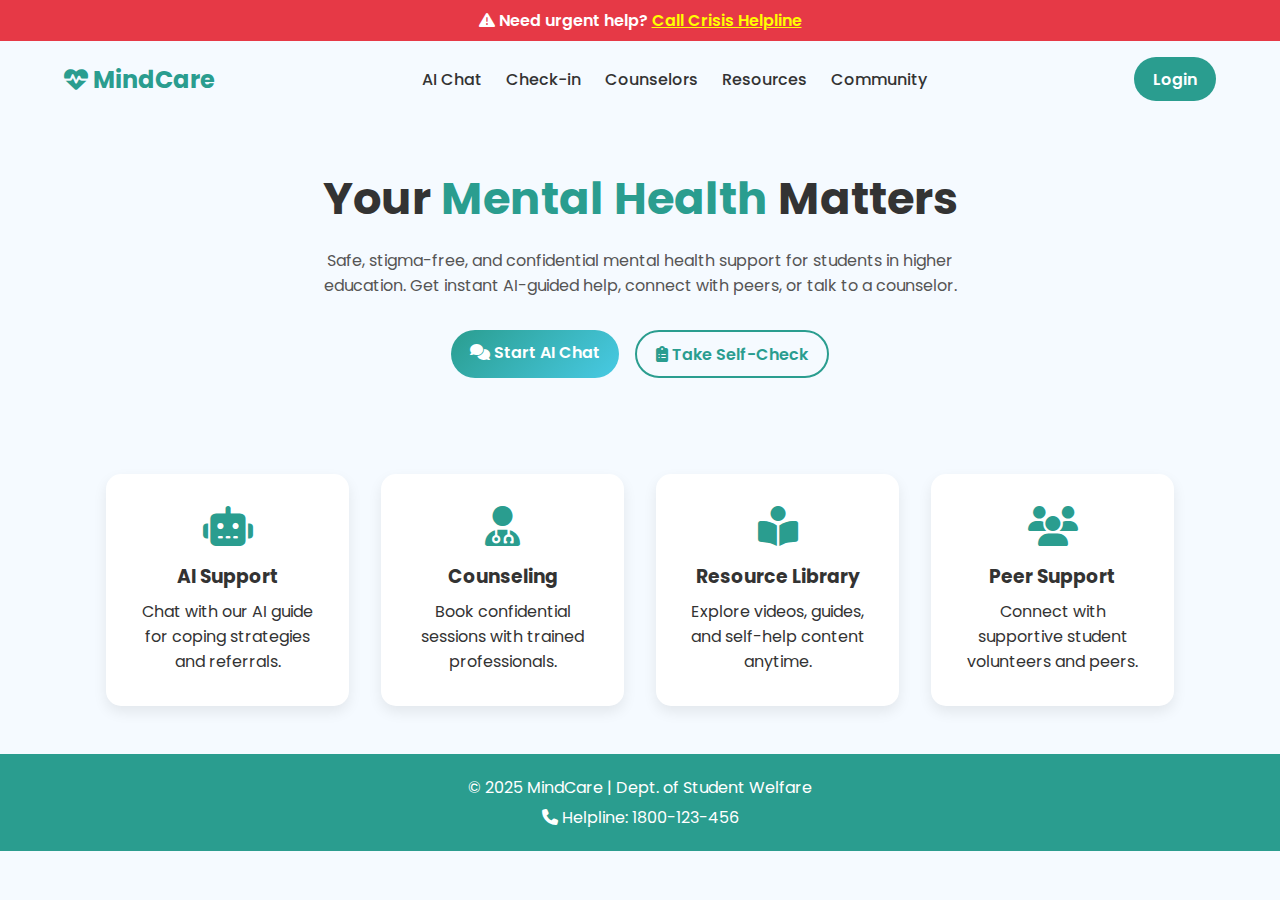
<file: template/index.html>
<!DOCTYPE html>
<html lang="en">
<head>
  <meta charset="UTF-8">
  <meta name="viewport" content="width=device-width, initial-scale=1.0">
  <title>MindCare - Student Mental Health</title>
  <link rel="stylesheet" href="../static/style.css">
  <!-- Google Fonts -->
  <link href="https://fonts.googleapis.com/css2?family=Poppins:wght@400;600;700&display=swap" rel="stylesheet">
  <!-- Font Awesome Icons -->
  <link rel="stylesheet" href="https://cdnjs.cloudflare.com/ajax/libs/font-awesome/6.4.0/css/all.min.css">
</head>
<body>

  <!-- Crisis Bar -->
  <div class="crisis-bar">
    <p><i class="fa-solid fa-triangle-exclamation"></i> Need urgent help? 
      <a href="#">Call Crisis Helpline</a>
    </p>
  </div>

  <!-- Navbar -->
  <header>
    <nav class="navbar container">
      <div class="logo"><i class="fa-solid fa-heart-pulse"></i> MindCare</div>
      <ul class="nav-links">
        <li><a href="#">AI Chat</a></li>
        <li><a href="#">Check-in</a></li>
        <li><a href="#">Counselors</a></li>
        <li><a href="#">Resources</a></li>
        <li><a href="#">Community</a></li>
      </ul>
      <a href="#" class="btn btn-small">Login</a>
    </nav>
  </header>

  <!-- Hero Section -->
  <section class="hero container">
    <h1>Your <span>Mental Health</span> Matters</h1>
    <p>Safe, stigma-free, and confidential mental health support for students in higher education. Get instant AI-guided help, connect with peers, or talk to a counselor.</p>

    <!-- Buttons -->
    <div class="cta-buttons">
      <a href="#" class="btn btn-primary"><i class="fa-solid fa-comments"></i> Start AI Chat</a>
      <a href="#" class="btn btn-outline"><i class="fa-solid fa-clipboard-list"></i> Take Self-Check</a>
    </div>
  </section>

  <!-- Feature Sections -->
  <section class="features container">
    <div class="card">
      <i class="fa-solid fa-robot"></i>
      <h3>AI Support</h3>
      <p>Chat with our AI guide for coping strategies and referrals.</p>
    </div>
    <div class="card">
      <i class="fa-solid fa-user-md"></i>
      <h3>Counseling</h3>
      <p>Book confidential sessions with trained professionals.</p>
    </div>
    <div class="card">
      <i class="fa-solid fa-book-open-reader"></i>
      <h3>Resource Library</h3>
      <p>Explore videos, guides, and self-help content anytime.</p>
    </div>
    <div class="card">
      <i class="fa-solid fa-users"></i>
      <h3>Peer Support</h3>
      <p>Connect with supportive student volunteers and peers.</p>
    </div>
  </section>

  <!-- Footer -->
  <footer>
    <div class="container footer-content">
      <p>&copy; 2025 MindCare | Dept. of Student Welfare</p>
      <p><i class="fa-solid fa-phone"></i> Helpline: 1800-123-456</p>
    </div>
  </footer>

</body>
</html>
</file>
<file: static/style.css>
/* Reset */
* { margin: 0; padding: 0; box-sizing: border-box; }

body {
  font-family: 'Poppins', sans-serif;
  background: #f5faff;
  color: #333;
}

/* Crisis Bar */
.crisis-bar {
  background: #e63946;
  color: white;
  text-align: center;
  padding: 0.5rem;
  font-weight: 600;
  position: sticky;
  top: 0;
  z-index: 1000;
}

.crisis-bar a {
  color: yellow;
  text-decoration: underline;
}

/* Navbar */
.container {
  width: 90%;
  max-width: 1200px;
  margin: auto;
}

.navbar {
  display: flex;
  justify-content: space-between;
  align-items: center;
  padding: 1rem 0;
}

.logo {
  font-size: 1.5rem;
  font-weight: 700;
  color: #2a9d8f;
}

.nav-links {
  list-style: none;
  display: flex;
  gap: 1.5rem;
}

.nav-links a {
  text-decoration: none;
  color: #333;
  font-weight: 500;
}

.nav-links a:hover {
  color: #2a9d8f;
}

.btn {
  padding: 0.6rem 1.2rem;
  border-radius: 25px;
  text-decoration: none;
  font-weight: 600;
  transition: 0.3s;
}

.btn-small {
  background: #2a9d8f;
  color: white;
}

.btn-small:hover {
  background: #21867a;
}

/* Hero */
.hero {
  text-align: center;
  padding: 3rem 0;
}

.hero h1 {
  font-size: 2.8rem;
  margin-bottom: 1rem;
}

.hero h1 span {
  color: #2a9d8f;
}

.hero p {
  max-width: 700px;
  margin: auto;
  color: #555;
  margin-bottom: 2rem;
}

/* CTA Buttons */
.cta-buttons {
  display: flex;
  justify-content: center;
  gap: 1rem;
  flex-wrap: wrap;
}

.btn-primary {
  background: linear-gradient(135deg, #2a9d8f, #48cae4);
  color: white;
}

.btn-primary:hover { opacity: 0.9; }

.btn-outline {
  border: 2px solid #2a9d8f;
  color: #2a9d8f;
}

.btn-outline:hover {
  background: #2a9d8f;
  color: white;
}

/* Feature Cards */
.features {
  display: grid;
  grid-template-columns: repeat(auto-fit, minmax(230px, 1fr));
  gap: 2rem;
  margin: 3rem auto;
  max-width: 1100px;   /* Limit width so it's centered */
  padding: 0 1rem;     /* Small side padding */
  justify-content: center;

}

.card {
  background: white;
  padding: 2rem;
  border-radius: 15px;
  text-align: center;
  box-shadow: 0 6px 14px rgba(0,0,0,0.08);
  transition: transform 0.2s ease;
}

.card:hover { transform: translateY(-8px); }

.card i {
  font-size: 2.5rem;
  color: #2a9d8f;
  margin-bottom: 1rem;
}

.card h3 { margin-bottom: 0.5rem; }

/* Footer */
footer {
  background: #2a9d8f;
  color: white;
  padding: 1rem 0;
  text-align: center;
}

.footer-content p {
  margin: 0.3rem 0;
}
</file>
